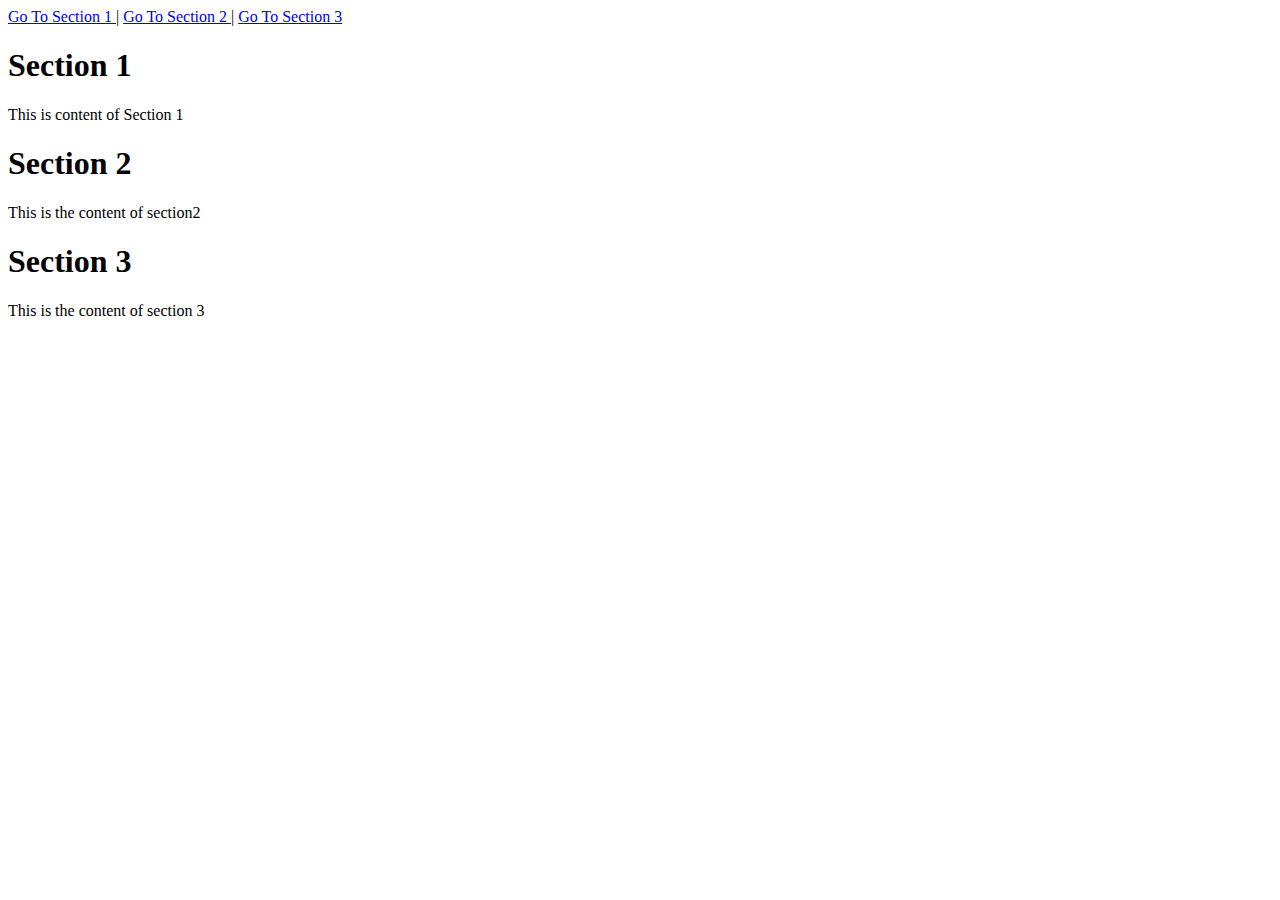
<file: Day01/Assignment1.html>
<!DOCTYPE html>
<html lang="en">
<head>
    <meta charset="UTF-8">
    <meta name="viewport" content="width=device-width, initial-scale=1.0">
    <title>Document</title>
</head>
<body>
    <a href="#">Go To Section 1 </a> |
    <a href="#"> Go To Section 2 </a> |
    <a href="#"> Go To Section 3</a>
    <h1>Section 1</h1>
    <p>This is content of Section 1</p>
    <h1>Section 2</h1>
    <p>This is the content of section2</p>
    <h1>Section 3</h1>
    <p>This is the content of section 3</p>
</body>
</html>
</file>
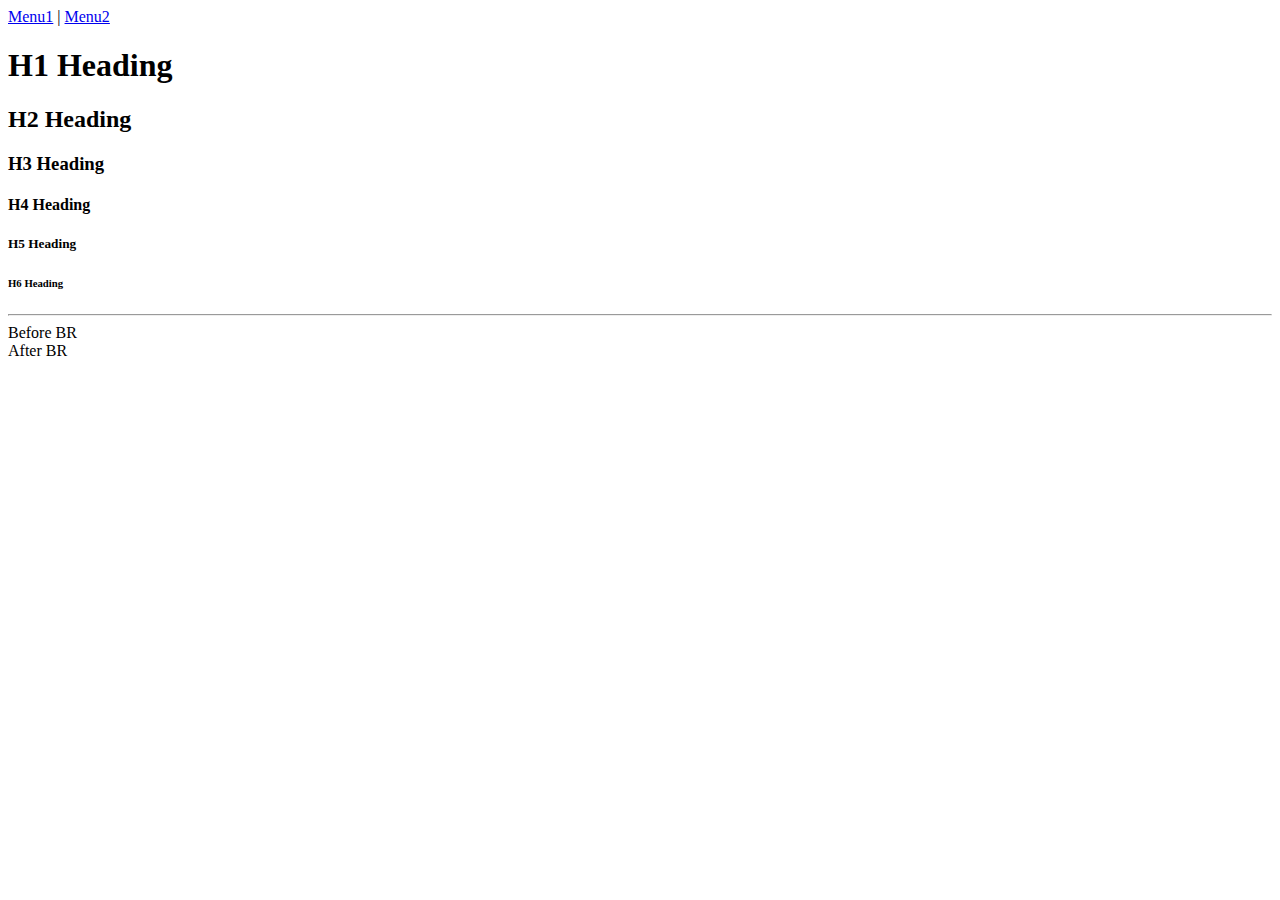
<file: Day01/Assignment2.html>
<!DOCTYPE html>
<html lang="en">
<head>
    <meta charset="UTF-8">
    <meta name="viewport" content="width=device-width, initial-scale=1.0">
    <title>Document</title>
</head>
<body>
    <a href="#">Menu1</a> |
    <a href="#">Menu2</a>
    <h1>H1 Heading</h1>
    <h2>H2 Heading</h2>
    <h3>H3 Heading</h3>
    <h4>H4 Heading</h4>
    <h5>H5 Heading</h5>
    <h6>H6 Heading</h6>
    <hr>
    Before BR <br>
    After BR
</body>
</html>
</file>
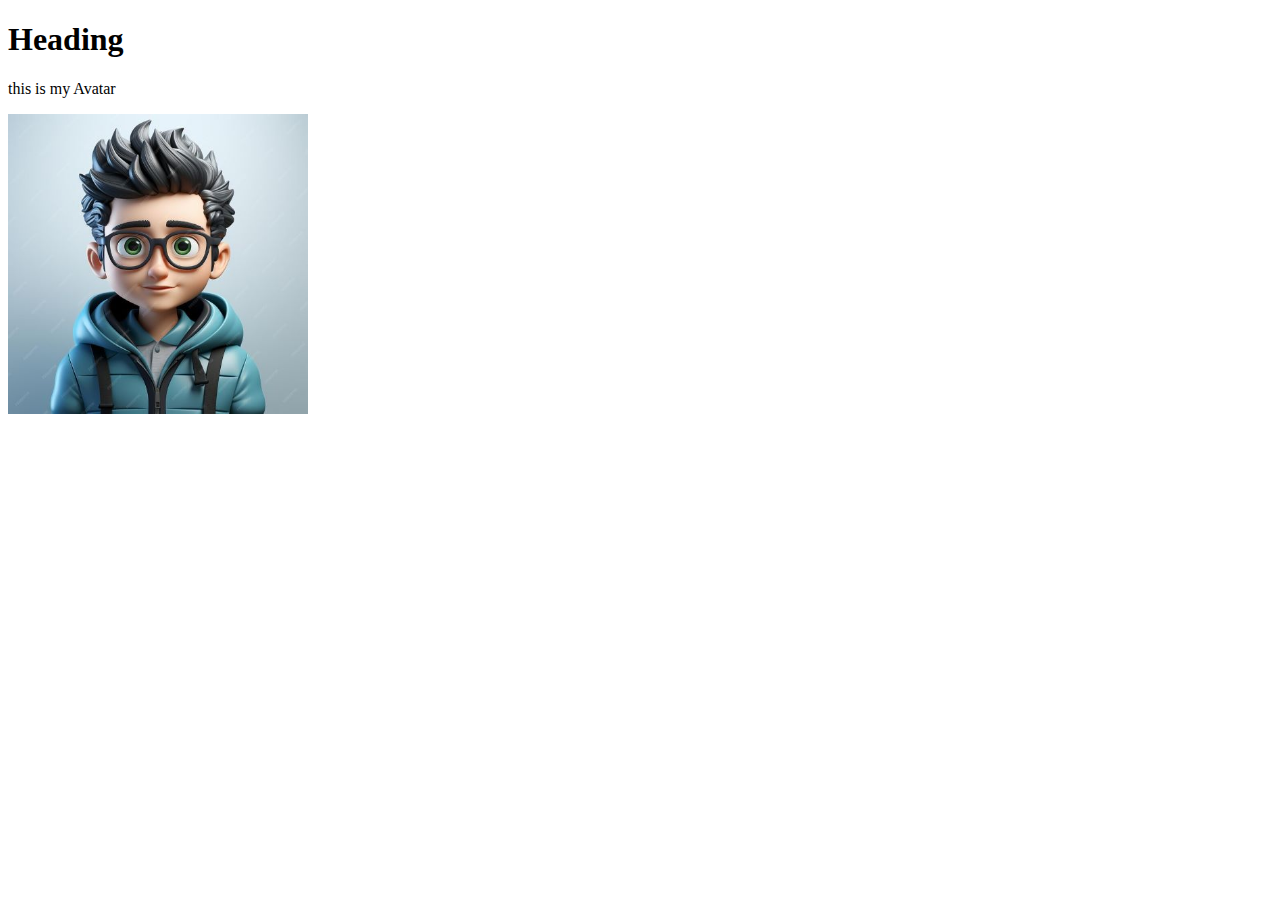
<file: Day01/Assignment3.html>
<!DOCTYPE html>
<html lang="en">
<head>
    <meta charset="UTF-8">
    <meta name="viewport" content="width=device-width, initial-scale=1.0">
    <title>Document</title>
</head>
<body>
    <h1>Heading</h1>
    <p>this is my Avatar</p>
    <img src="photo1.jpg" alt="avatar image" width="300" height="300">
</body>
</html>
</file>
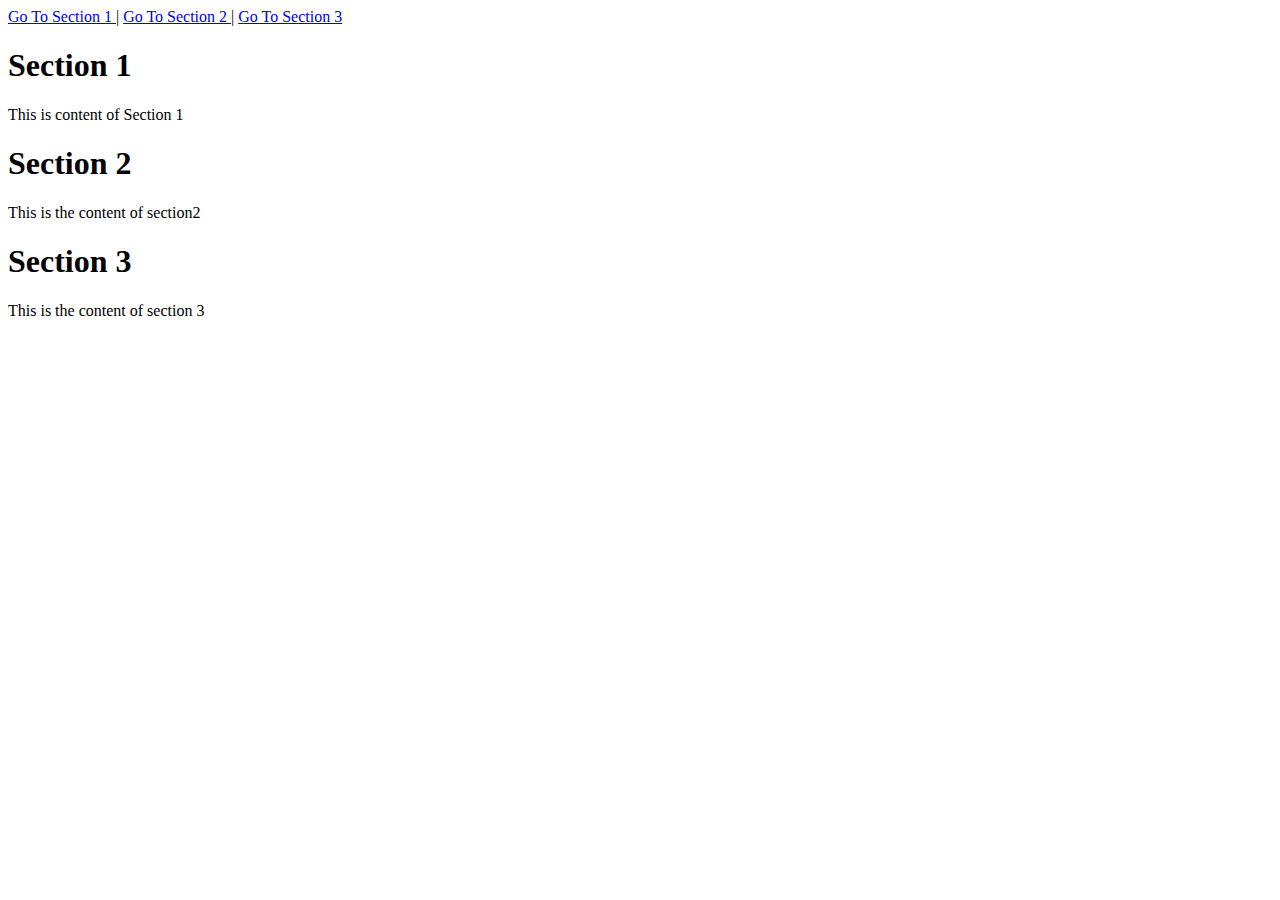
<file: intern/Day01/Assignment1.html>
<!DOCTYPE html>
<html lang="en">
<head>
    <meta charset="UTF-8">
    <meta name="viewport" content="width=device-width, initial-scale=1.0">
    <title>Document</title>
</head>
<body>
    <a href="#">Go To Section 1 </a> |
    <a href="#"> Go To Section 2 </a> |
    <a href="#"> Go To Section 3</a>
    <h1>Section 1</h1>
    <p>This is content of Section 1</p>
    <h1>Section 2</h1>
    <p>This is the content of section2</p>
    <h1>Section 3</h1>
    <p>This is the content of section 3</p>
</body>
</html>
</file>
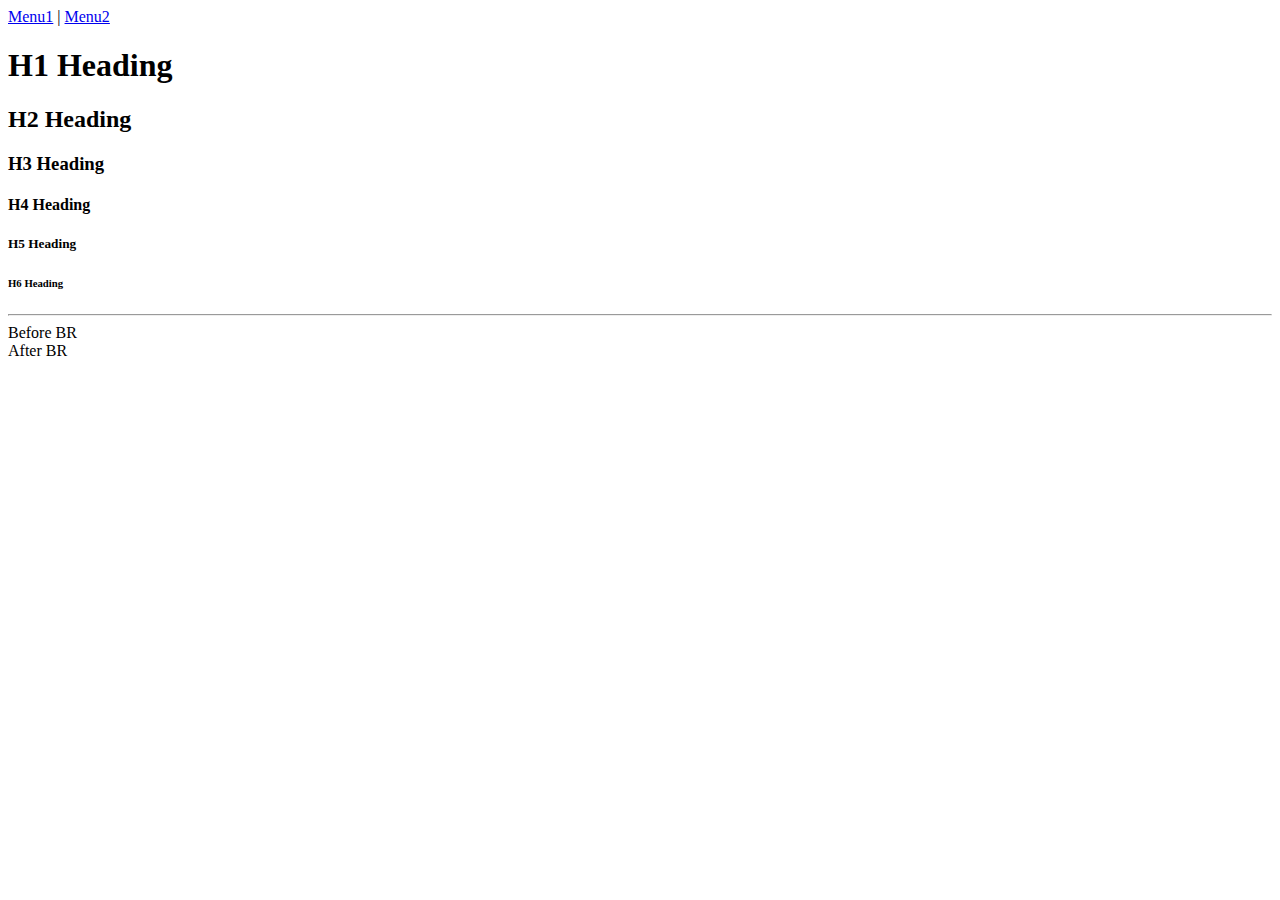
<file: intern/Day01/Assignment2.html>
<!DOCTYPE html>
<html lang="en">
<head>
    <meta charset="UTF-8">
    <meta name="viewport" content="width=device-width, initial-scale=1.0">
    <title>Document</title>
</head>
<body>
    <a href="#">Menu1</a> |
    <a href="#">Menu2</a>
    <h1>H1 Heading</h1>
    <h2>H2 Heading</h2>
    <h3>H3 Heading</h3>
    <h4>H4 Heading</h4>
    <h5>H5 Heading</h5>
    <h6>H6 Heading</h6>
    <hr>
    Before BR <br>
    After BR
</body>
</html>
</file>
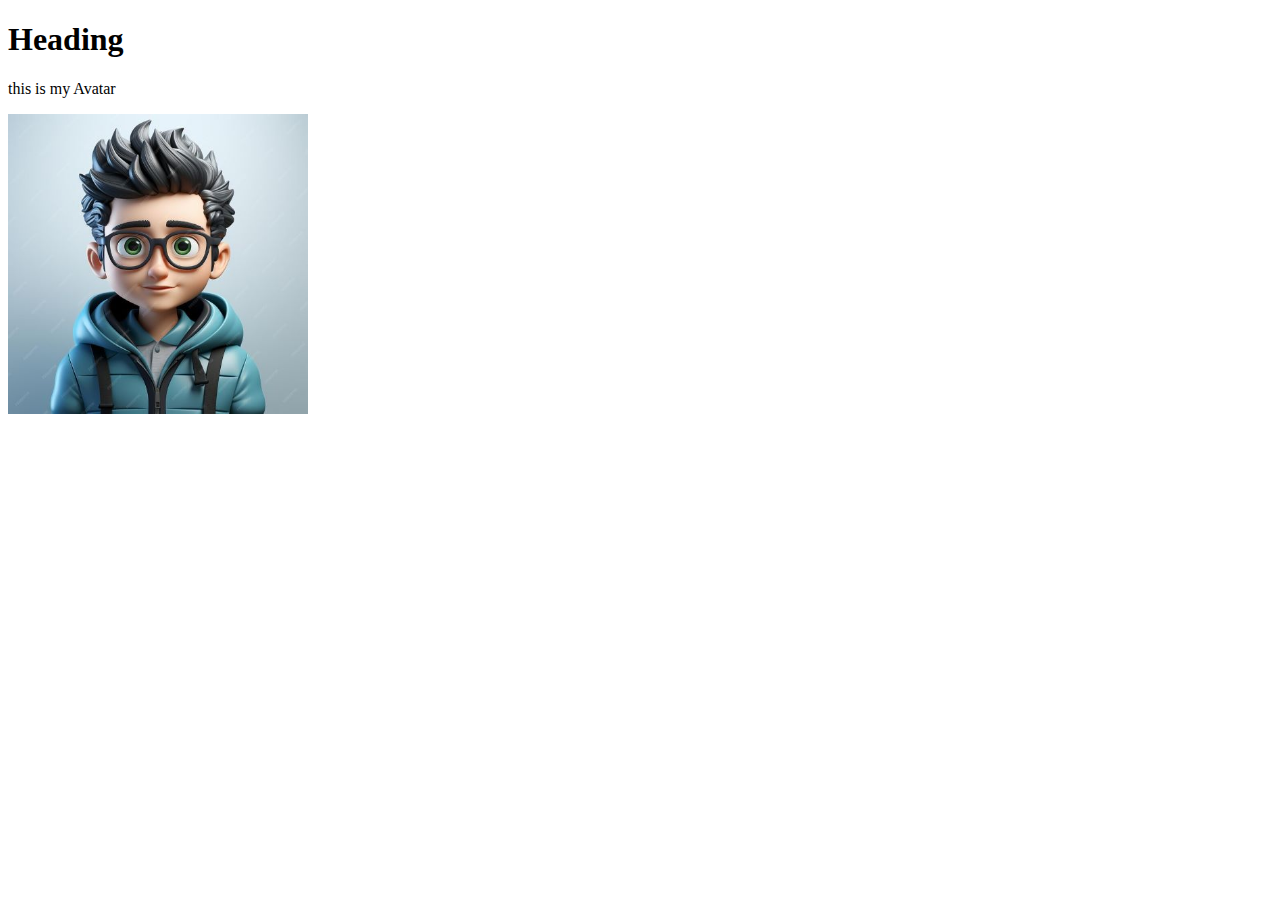
<file: intern/Day01/Assignment3.html>
<!DOCTYPE html>
<html lang="en">
<head>
    <meta charset="UTF-8">
    <meta name="viewport" content="width=device-width, initial-scale=1.0">
    <title>Document</title>
</head>
<body>
    <h1>Heading</h1>
    <p>this is my Avatar</p>
    <img src="photo1.jpg" alt="avatar image" width="300" height="300">
</body>
</html>
</file>
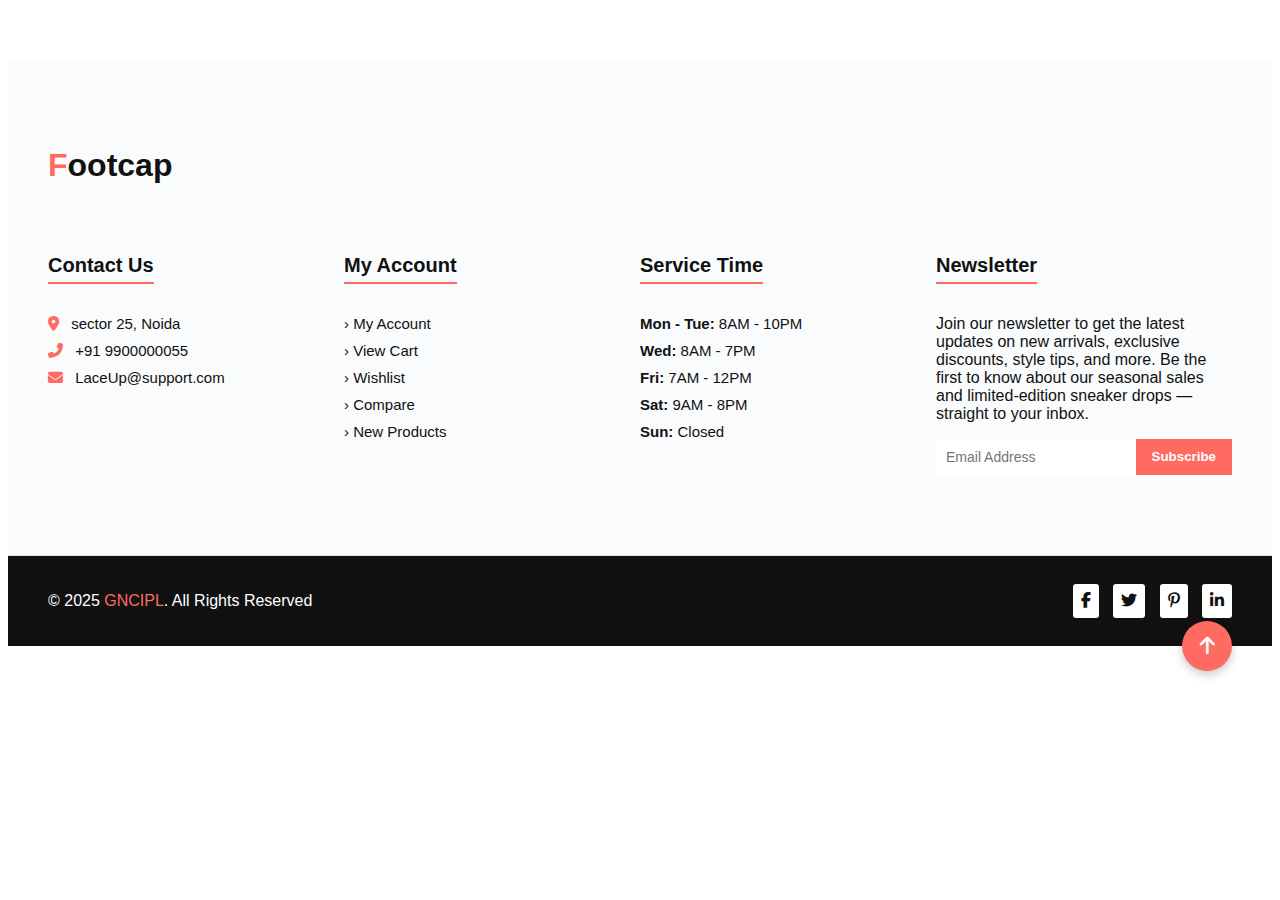
<file: intern/Project01/footer.html>
<!DOCTYPE html>
<html lang="en">
<head>
    <meta charset="UTF-8">
    <meta name="viewport" content="width=device-width, initial-scale=1.0">
    <title>Document</title>
    <link rel="stylesheet" href="footerStyle.css">
    <link rel="stylesheet" href="https://cdnjs.cloudflare.com/ajax/libs/font-awesome/6.4.0/css/all.min.css">

</head>

<body>
    <footer class="footer">
  <div class="footer-top">
    <div class="footer-logo">
      <h2><span style="color: #ff6b61;">F</span>ootcap</h2>
    </div>
    <div class="footer-content">
      <div class="footer-column">
        <h3>Contact Us</h3>
        <ul>
          <li><i class="fas fa-map-marker-alt"></i> sector 25, Noida</li>
          <li><i class="fas fa-phone-alt"></i> +91 9900000055</li>
          <li><i class="fas fa-envelope"></i> LaceUp@support.com</li>
        </ul>
      </div>
      <div class="footer-column">
        <h3>My Account</h3>
        <ul>
          <li>› My Account</li>
          <li>› View Cart</li>
          <li>› Wishlist</li>
          <li>› Compare</li>
          <li>› New Products</li>
        </ul>
      </div>
      <div class="footer-column">
        <h3>Service Time</h3>
        <ul>
          <li><strong>Mon - Tue:</strong> 8AM - 10PM</li>
          <li><strong>Wed:</strong> 8AM - 7PM</li>
          <li><strong>Fri:</strong> 7AM - 12PM</li>
          <li><strong>Sat:</strong> 9AM - 8PM</li>
          <li><strong>Sun:</strong> Closed</li>
        </ul>
      </div>
      <div class="footer-column">
        <h3>Newsletter</h3>
        <p>Join our newsletter to get the latest updates on new arrivals, exclusive discounts, style tips, and more. Be the first to know about our seasonal sales and limited-edition sneaker drops — straight to your inbox.</p>
        <form class="newsletter-form">
          <input type="email" placeholder="Email Address" />
          <button type="submit">Subscribe</button>
        </form>
      </div>
    </div>
  </div>

  <div class="footer-bottom">
    <p>© 2025 <span style="color: #ff6b61;">GNCIPL</span>. All Rights Reserved</p>
    <div class="social-icons">
      <a href="#"><i class="fab fa-facebook-f"></i></a>
      <a href="#"><i class="fab fa-twitter"></i></a>
      <a href="#"><i class="fab fa-pinterest-p"></i></a>
      <a href="#"><i class="fab fa-linkedin-in"></i></a>
    </div>
  </div>

  <a href="#" class="back-to-top"><i class="fas fa-arrow-up"></i></a>
</footer>
</body>
</html>
</file>
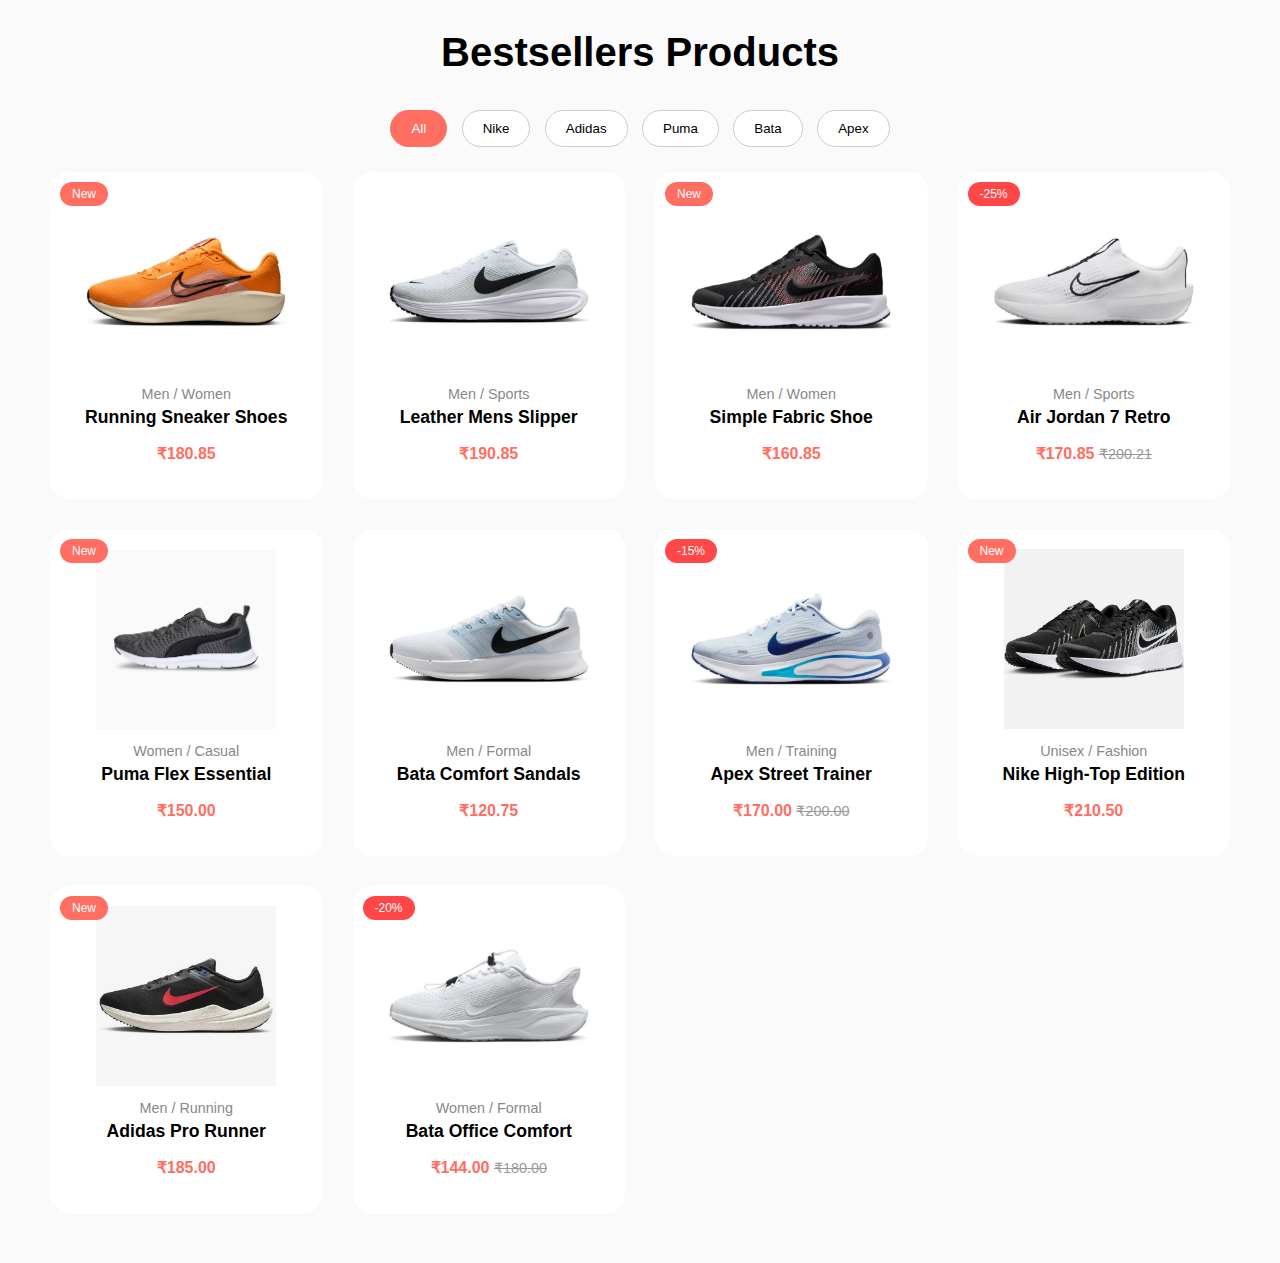
<file: intern/Project01/products.html>
<!DOCTYPE html>
<html lang="en">
<head>
    <meta charset="UTF-8">
    <meta name="viewport" content="width=device-width, initial-scale=1.0">
    <title>Document</title>
    <link rel="stylesheet" href="productsStyle.css">
</head>
<body>
     <section class="products">
         <h2>Bestsellers Products</h2>

  <div class="filters">
    <button class="filter active" data-brand="all">All</button>
    <button class="filter" data-brand="Nike">Nike</button>
    <button class="filter" data-brand="Adidas">Adidas</button>
    <button class="filter" data-brand="Puma">Puma</button>
    <button class="filter" data-brand="Bata">Bata</button>
    <button class="filter" data-brand="Apex">Apex</button>
  </div>

  <div class="product-grid">
    <!-- Product 1 -->
    <div class="product-card" data-brand="Nike">
      <div class="label">New</div>
      <img src="assets/product1.png" alt="Running Shoe">
      <p class="category">Men / Women</p>
      <h3>Running Sneaker Shoes</h3>
      <p class="price">₹180.85</p>
    </div>

    <!-- Product 2 -->
    <div class="product-card" data-brand="Nike">
      <img src="assets/product2.png" alt="Leather Shoe">
      <p class="category">Men / Sports</p>
      <h3>Leather Mens Slipper</h3>
      <p class="price">₹190.85</p>
    </div>

    <!-- Product 3 -->
    <div class="product-card" data-brand="Adidas">
      <div class="label">New</div>
      <img src="assets/product3.png" alt="Fabric Shoe">
      <p class="category">Men / Women</p>
      <h3>Simple Fabric Shoe</h3>
      <p class="price">₹160.85</p>
    </div>

    <!-- Product 4 -->
    <div class="product-card" data-brand="Nike">
      <div class="label discount">-25%</div>
      <img src="assets/product4.png" alt="Air Jordan">
      <p class="category">Men / Sports</p>
      <h3>Air Jordan 7 Retro</h3>
      <p class="price">
        ₹170.85 <span class="old-price">₹200.21</span>
      </p>
    </div>
    <!-- Product 5 -->
<div class="product-card" data-brand="Puma">
  <div class="label">New</div>
  <img src="assets/product5.png" alt="Puma Flex Shoe">
  <p class="category">Women / Casual</p>
  <h3>Puma Flex Essential</h3>
  <p class="price">₹150.00</p>
</div>

<!-- Product 6 -->
<div class="product-card" data-brand="Bata">
  <img src="assets/product6.png" alt="Bata Sandal">
  <p class="category">Men / Formal</p>
  <h3>Bata Comfort Sandals</h3>
  <p class="price">₹120.75</p>
</div>

<!-- Product 7 -->
<div class="product-card" data-brand="Apex">
  <div class="label discount">-15%</div>
  <img src="assets/product7.png" alt="Apex Trainer">
  <p class="category">Men / Training</p>
  <h3>Apex Street Trainer</h3>
  <p class="price">₹170.00 <span class="old-price">₹200.00</span></p>
</div>

<!-- Product 8 -->
<div class="product-card" data-brand="Nike">
  <div class="label">New</div>
  <img src="assets/product8.png" alt="Nike High Tops">
  <p class="category">Unisex / Fashion</p>
  <h3>Nike High-Top Edition</h3>
  <p class="price">₹210.50</p>
</div>

<!-- Product 9 -->
<div class="product-card" data-brand="Adidas">
  <div class="label">New</div>
  <img src="assets/product9.png" alt="Adidas Pro Shoe">
  <p class="category">Men / Running</p>
  <h3>Adidas Pro Runner</h3>
  <p class="price">₹185.00</p>
</div>

<!-- Product 10 -->
<div class="product-card" data-brand="Bata">
  <div class="label discount">-20%</div>
  <img src="assets/product10.png" alt="Bata Office Shoe">
  <p class="category">Women / Formal</p>
  <h3>Bata Office Comfort</h3>
  <p class="price">₹144.00 <span class="old-price">₹180.00</span></p>
</div>


  </div>
    </section>
</body>
</html>
</file>
<file: intern/Project01/footerStyle.css>
.footer {
  background-color: #f9fbfc;
  color: #111;
  font-family: 'Poppins', sans-serif;
  margin-top: 60px;
  position: relative;
}

.footer-top {
  padding: 60px 40px;
  border-bottom: 1px solid #ddd;
}

.footer-logo h2 {
  font-size: 32px;
  margin-bottom: 30px;
}

.footer-content {
  display: flex;
  flex-wrap: wrap;
  justify-content: space-between;
}

.footer-column {
  flex: 1;
  min-width: 220px;
  margin: 20px 0;
}

.footer-column h3 {
  font-size: 20px;
  font-weight: bold;
  margin-bottom: 15px;
  border-bottom: 2px solid #ff6b61;
  display: inline-block;
  padding-bottom: 5px;
}

.footer-column ul {
  list-style: none;
  padding: 0;
}

.footer-column ul li {
  margin-bottom: 10px;
  font-size: 15px;
}

.footer-column ul li i {
  margin-right: 8px;
  color: #ff6b61;
}

.newsletter-form {
  margin-top: 15px;
  display: flex;
}

.newsletter-form input {
  padding: 10px;
  border: none;
  width: 70%;
  font-size: 14px;
}

.newsletter-form button {
  background-color: #ff6b61;
  border: none;
  padding: 10px 16px;
  color: #fff;
  font-weight: bold;
  cursor: pointer;
}

.footer-bottom {
  background-color: #111;
  color: #fff;
  padding: 20px 40px;
  display: flex;
  justify-content: space-between;
  align-items: center;
  flex-wrap: wrap;
}

.social-icons a {
  color: #111;
  background: #fff;
  margin-left: 10px;
  padding: 8px;
  display: inline-block;
  border-radius: 3px;
  text-align: center;
}

.back-to-top {
  position: absolute;
  right: 40px;
  bottom: -25px;
  background-color: #ff6b61;
  color: white;
  font-size: 20px;
  width: 50px;
  height: 50px;
  border-radius: 50%;
  display: grid;
  place-items: center;
  text-decoration: none;
  box-shadow: 0 4px 10px rgba(0, 0, 0, 0.2);
}
</file>
<file: intern/Project01/productsStyle.css>
body {
  margin: 0;
  padding: 0;
  font-family: 'Montserrat', sans-serif;
  background-color: #fafafa;
}

h2 {
  text-align: center;
  margin: 30px 0;
  font-size: 2.5rem;
}

.filters {
  text-align: center;
  margin-bottom: 20px;
}

.filter {
  padding: 10px 20px;
  margin: 5px;
  border: 1px solid #ccc;
  background: #fff;
  border-radius: 25px;
  cursor: pointer;
  transition: 0.3s;
}

.filter.active,
.filter:hover {
  background-color: #ff6e61;
  color: white;
  border-color: #ff6e61;
}

.product-grid {
  display: grid;
  grid-template-columns: repeat(auto-fit, minmax(250px, 1fr));
  gap: 30px;
  padding: 0 50px 50px;
}

.product-card {
  background: #fff;
  padding: 20px;
  text-align: center;
  border-radius: 20px;
  position: relative;
  transition: 0.3s;
}

.product-card:hover {
  transform: translateY(-5px);
  box-shadow: 0 8px 16px rgba(0,0,0,0.1);
}

.product-card img {
  width: 200px;
  height: 180px;
  object-fit: contain;
}

.category {
  color: #888;
  font-size: 0.9rem;
  margin: 10px 0 0;
}

h3 {
  margin: 5px 0;
  font-size: 1.1rem;
}

.price {
  color: #ff6e61;
  font-weight: bold;
  font-size: 1rem;
}

.old-price {
  text-decoration: line-through;
  color: #999;
  font-weight: normal;
  font-size: 0.9rem;
}

.label {
  position: absolute;
  top: 10px;
  left: 10px;
  background: #ff6e61;
  color: #fff;
  padding: 5px 12px;
  font-size: 0.75rem;
  border-radius: 15px;
}

.label.discount {
  background: #ff4747;
}
</file>
